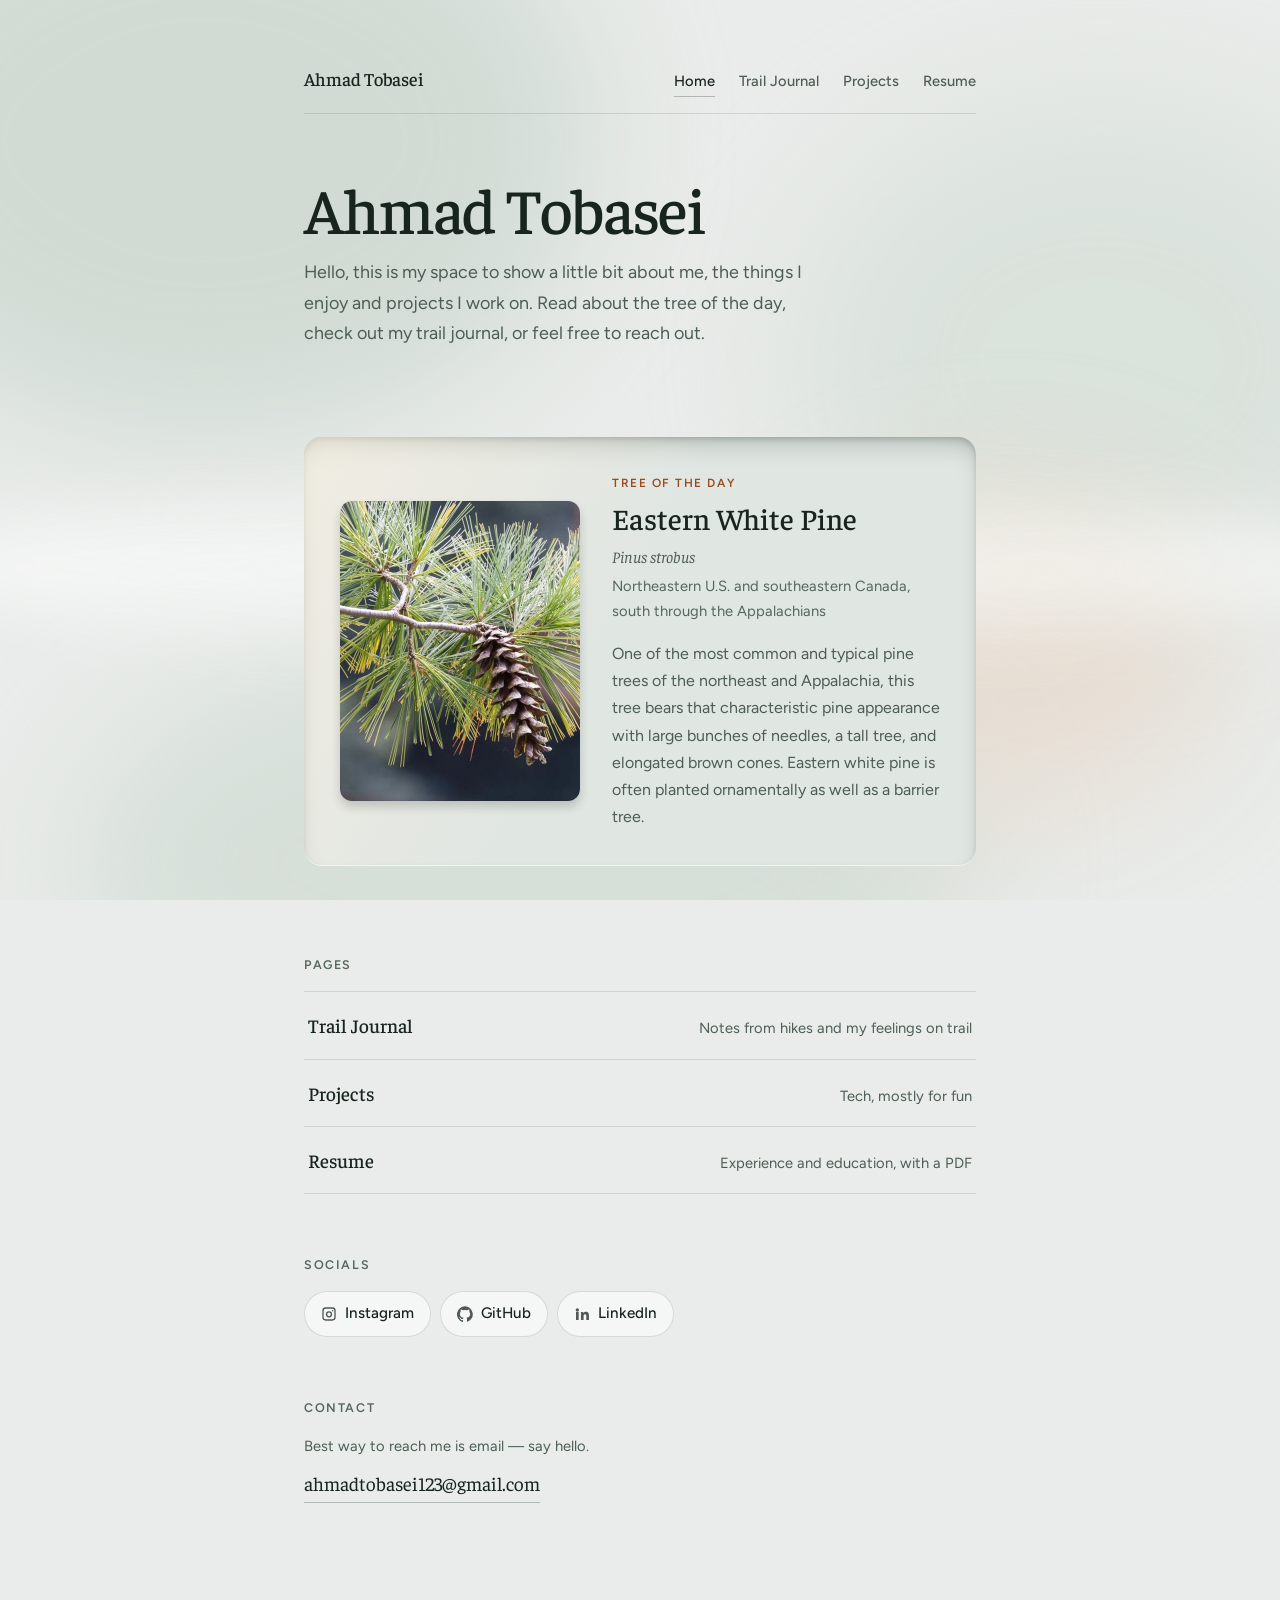
<file: index.html>
<!DOCTYPE html>
<html lang="en">
<head>
  <meta charset="UTF-8">
  <meta name="viewport" content="width=device-width, initial-scale=1.0">
  <title>Ahmad Tobasei</title>
  <meta name="description" content="Ahmad Tobasei’s personal site — a tree of the day, notes from hikes worth remembering, and side projects.">
  <link rel="canonical" href="https://atobasei.github.io/ahmad-personal-site/">
  <link rel="icon" href="favicon.svg" type="image/svg+xml">

  <!-- Link preview. The site’s main entry point is a URL pasted into a job
       application or a message, so these decide what that paste looks like.
       og:image must be an ABSOLUTE url — relative paths are ignored by most
       scrapers. Update the base url here if the site ever moves domain. -->
  <meta property="og:type" content="website">
  <meta property="og:site_name" content="Ahmad Tobasei">
  <meta property="og:title" content="Ahmad Tobasei">
  <meta property="og:description" content="Ahmad Tobasei’s personal site — a tree of the day, notes from hikes worth remembering, and side projects.">
  <meta property="og:url" content="https://atobasei.github.io/ahmad-personal-site/">
  <meta property="og:image" content="https://atobasei.github.io/ahmad-personal-site/images/og-card.jpg">
  <meta property="og:image:width" content="1200">
  <meta property="og:image:height" content="630">
  <meta name="twitter:card" content="summary_large_image">

  <link rel="preconnect" href="https://fonts.googleapis.com">
  <link rel="preconnect" href="https://fonts.gstatic.com" crossorigin>
  <link href="https://fonts.googleapis.com/css2?family=Faustina:ital,wght@0,400;0,500;0,600;1,400&family=Figtree:wght@400;500;600&display=swap" rel="stylesheet">
  <link rel="stylesheet" href="style.css">
</head>
<!-- body class drives the current-page marker in the shared nav -->
<body class="page-home">

<!-- Atmosphere: the site's ground texture. Present on every page. -->
<div class="air" aria-hidden="true">
  <span class="w1"></span><span class="w2"></span><span class="w3"></span><span class="w4"></span>
  <span class="band"></span>
</div>

<div class="page">

  <!-- ==========================================================================
       SHARED SITE HEADER — keep in sync across pages if edited.
       This exact block also appears in trails.html and projects.html. It never
       needs to differ between pages: the current page is marked by the <body>
       class (page-home / page-trails / page-projects /
       page-resume), not by editing here.
       ========================================================================== -->
  <header class="site-header">
    <a class="site-name" href="index.html">Ahmad Tobasei</a>
    <nav class="site-nav" aria-label="Main">
      <a href="index.html">Home</a>
      <a href="trails.html">Trail Journal</a>
      <a href="projects.html">Projects</a>
      <a href="resume.html">Resume</a>
    </nav>
  </header>
  <!-- ===================== end shared site header ===================== -->

  <main>

    <!-- ===== PAGE HEADING + BIO ===== -->
    <div class="page-head">
      <h1>Ahmad Tobasei</h1>
      <!-- TODO: replace with your real bio -->
      <p class="lede">Hello, this is my space to show a little bit about me, the things I
        enjoy and projects I work on. Read about the tree of the day, check out my
        trail journal, or feel free to reach out.</p>
    </div>

    <!-- ==========================================================================
         TREE OF THE DAY — the site's one recessed centrepiece.
         See "THE DEPTH RULE" at the top of style.css before changing this.

         Rendered by trees.js from the entries in trees-data.js. The species
         rotates once per calendar day at local midnight, and only entries
         with a written `description` are eligible — so nothing here is edited
         to change the tree. Add write-ups in trees-data.js instead.

         The id must stay "tree-of-the-day-module": trees.js looks it up by it.
         ========================================================================== -->
    <section class="feature" aria-labelledby="tree-of-the-day">
      <div class="well" id="tree-of-the-day-module">
        <!-- JS-rendered. While no entry has a description written yet this
             falls back to a "coming soon" state rather than vanishing, since
             the well is what gives the home page its centrepiece. -->
      </div>
    </section>

    <!-- Stand-in artwork for a tree whose image.src is still empty. Cloned
         into the image frame by trees.js; swap the drawing here to change it. -->
    <template id="tree-placeholder-art">
      <svg viewBox="0 0 120 120" aria-hidden="true">
        <g stroke="#2c4436" stroke-linecap="round" fill="none">
          <path d="M60 110 C58 80 58 44 60 14" stroke-width="2.4"/>
          <g stroke-width="1.5" opacity=".92">
            <path d="M59 96 C46 92 38 86 30 78"/><path d="M61 96 C74 92 82 86 90 78"/>
            <path d="M59 84 C47 81 40 75 33 68"/><path d="M61 84 C73 81 80 75 87 68"/>
            <path d="M59 72 C49 69 43 64 37 58"/><path d="M61 72 C71 69 77 64 83 58"/>
            <path d="M59 60 C50 58 45 53 40 48"/><path d="M61 60 C70 58 75 53 80 48"/>
            <path d="M59 48 C52 46 48 42 44 38"/><path d="M61 48 C68 46 72 42 76 38"/>
            <path d="M59 37 C54 35 51 32 48 29"/><path d="M61 37 C66 35 69 32 72 29"/>
            <path d="M59 27 C56 25 54 23 52 21"/><path d="M61 27 C64 25 66 23 68 21"/>
          </g>
        </g>
      </svg>
    </template>

    <!-- ===== PAGES ===== -->
    <section class="block">
      <h2 class="section-label">Pages</h2>
      <ul class="rows">
        <li><a href="trails.html"><span class="t">Trail Journal</span><span class="d">Notes from hikes and my feelings on trail</span></a></li>
        <li><a href="projects.html"><span class="t">Projects</span><span class="d">Tech, mostly for fun</span></a></li>
        <li><a href="resume.html"><span class="t">Resume</span><span class="d">Experience and education, with a PDF</span></a></li>
        <!-- Reading is hidden for now. When it comes back: as a span, not an
             anchor, until reading.html actually exists — a link pointing
             nowhere on a live site looks broken rather than planned. Then
             swap the span for an anchor once the page is built.
        <li><span class="row-soon"><span class="t">Reading</span><span class="d">A running list — soon</span></span></li>
        -->
      </ul>
    </section>

    <!-- ===== SOCIALS ===== -->
    <section class="block">
      <h2 class="section-label">Socials</h2>
      <ul class="socials">
        <li><a href="https://www.instagram.com/ahmadtobasei/?hl=en" target="_blank" rel="noopener"><svg viewBox="0 0 24 24" aria-hidden="true"><path d="M7 2h10a5 5 0 0 1 5 5v10a5 5 0 0 1-5 5H7a5 5 0 0 1-5-5V7a5 5 0 0 1 5-5Zm0 2a3 3 0 0 0-3 3v10a3 3 0 0 0 3 3h10a3 3 0 0 0 3-3V7a3 3 0 0 0-3-3H7Zm5 3.8a4.7 4.7 0 1 1 0 9.4 4.7 4.7 0 0 1 0-9.4Zm0 2a2.7 2.7 0 1 0 0 5.4 2.7 2.7 0 0 0 0-5.4ZM17.4 6a1.1 1.1 0 1 1 0 2.2 1.1 1.1 0 0 1 0-2.2Z"/></svg>Instagram</a></li>
        <!-- Substack hidden for now — uncomment to bring it back.
        <li><a href="https://substack.com/@ahmad288961" target="_blank" rel="noopener"><svg viewBox="0 0 24 24" aria-hidden="true"><path d="M4 3h16v3.2H4V3Zm0 5.4h16V11H4V8.4Zm0 5.4h16v7.2L12 16.4 4 21V13.8Z"/></svg>Substack</a></li>
        -->
        <li><a href="https://github.com/atobasei" target="_blank" rel="noopener"><svg viewBox="0 0 24 24" aria-hidden="true"><path d="M12 .5a12 12 0 0 0-3.79 23.39c.6.11.82-.26.82-.58v-2.17c-3.34.73-4.04-1.61-4.04-1.61-.55-1.39-1.34-1.76-1.34-1.76-1.09-.75.08-.73.08-.73 1.21.08 1.84 1.24 1.84 1.24 1.07 1.84 2.81 1.31 3.5 1 .11-.78.42-1.31.76-1.61-2.67-.3-5.47-1.33-5.47-5.93 0-1.31.47-2.38 1.24-3.22-.12-.3-.54-1.53.12-3.19 0 0 1.01-.32 3.3 1.23a11.5 11.5 0 0 1 6 0c2.29-1.55 3.3-1.23 3.3-1.23.66 1.66.24 2.89.12 3.19.77.84 1.24 1.91 1.24 3.22 0 4.61-2.81 5.63-5.49 5.92.43.37.81 1.1.81 2.22v3.29c0 .32.22.7.83.58A12 12 0 0 0 12 .5Z"/></svg>GitHub</a></li>
        <li><a href="https://www.linkedin.com/in/ahmad-tobasei-6745a3263/" target="_blank" rel="noopener"><svg viewBox="0 0 24 24" aria-hidden="true"><path d="M4.98 3.5a2.5 2.5 0 1 1 0 5 2.5 2.5 0 0 1 0-5ZM3 9h4v12H3V9Zm7 0h3.83v1.64h.05c.53-1 1.83-2.06 3.77-2.06 4.03 0 4.78 2.65 4.78 6.1V21h-4v-5.6c0-1.34-.02-3.06-1.86-3.06-1.87 0-2.16 1.46-2.16 2.96V21h-4V9Z"/></svg>LinkedIn</a></li>
      </ul>
    </section>

    <!-- ==========================================================================
         CONTACT
         A plain link, on purpose. This was briefly assembled in JS to keep the
         address out of the page source, but that only ever defeated the most
         naive scrapers, and it meant the fallback text showed whenever the
         script hadn't loaded yet — which looked broken.

         Reliability won. Anyone harvesting this page gets the address; Gmail's
         spam filtering is the actual defence, and the address is already
         public on the commits in this repo anyway.
         ========================================================================== -->
    <section class="block">
      <h2 class="section-label">Contact</h2>
      <p class="contact-line">Best way to reach me is email — say hello.</p>
      <a class="contact-email" href="mailto:ahmadtobasei123@gmail.com">ahmadtobasei123@gmail.com</a>
    </section>

  </main>
</div>

<!-- Tree data — add write-ups here to put a species into rotation -->
<script src="trees-data.js"></script>
<!-- Picks the day's tree and renders the module above -->
<script src="trees.js"></script>
<!-- General home-page script slot -->
<script src="script.js"></script>
</body>
</html>
</file>
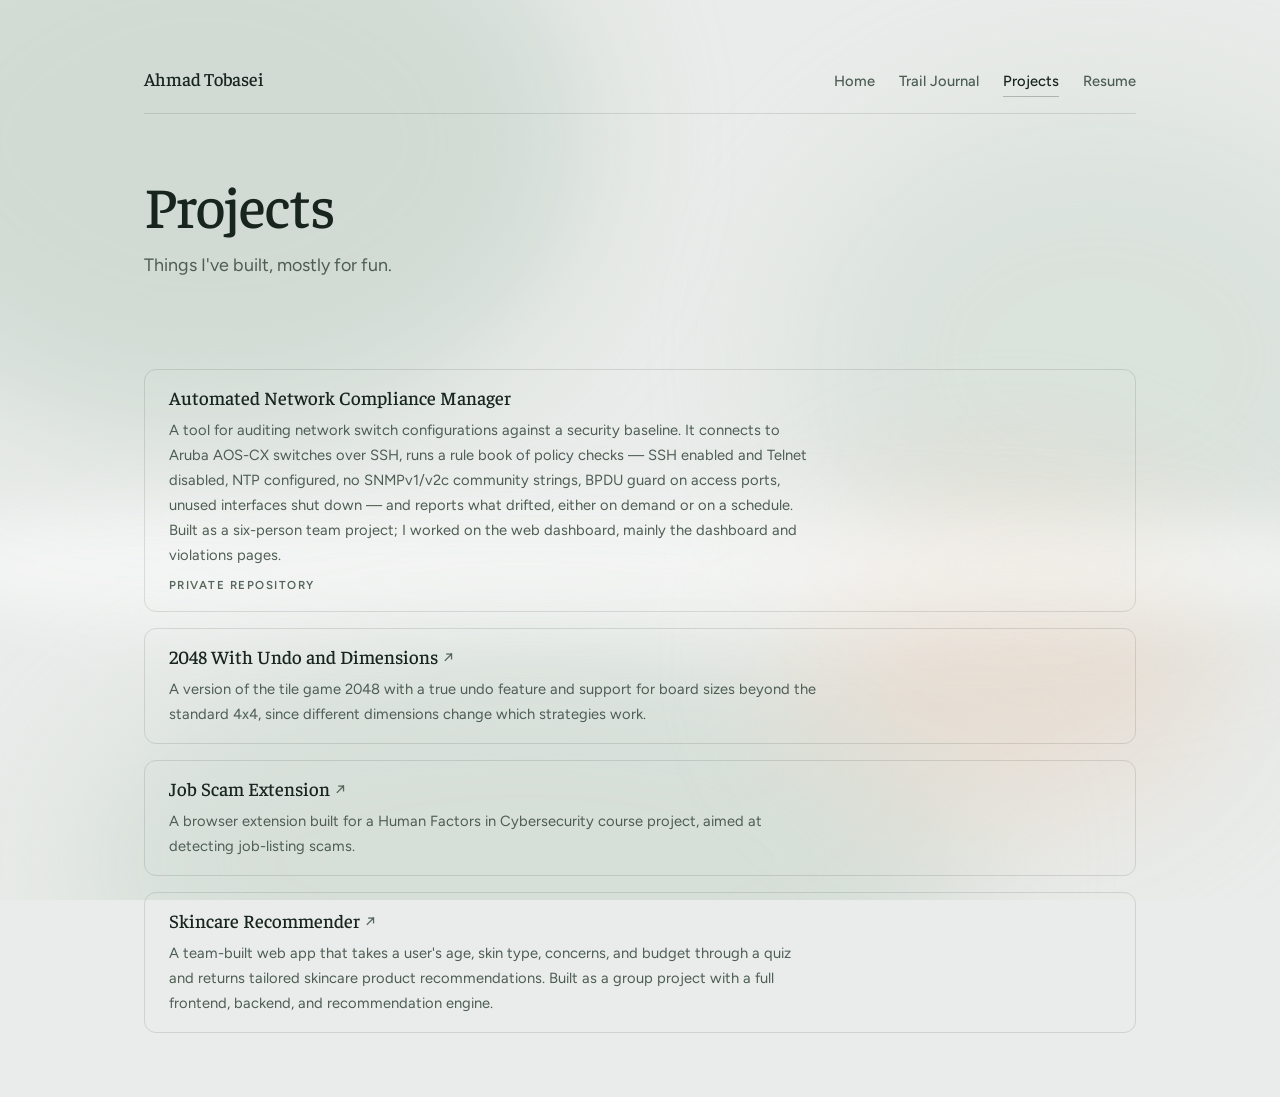
<file: projects.html>
<!DOCTYPE html>
<html lang="en">
<head>
  <meta charset="UTF-8">
  <meta name="viewport" content="width=device-width, initial-scale=1.0">
  <title>Projects — Ahmad Tobasei</title>
  <meta name="description" content="Things Ahmad Tobasei has built, mostly for fun — with links to the code.">
  <link rel="canonical" href="https://atobasei.github.io/ahmad-personal-site/projects.html">
  <link rel="icon" href="favicon.svg" type="image/svg+xml">

  <!-- Link preview. The site’s main entry point is a URL pasted into a job
       application or a message, so these decide what that paste looks like.
       og:image must be an ABSOLUTE url — relative paths are ignored by most
       scrapers. Update the base url here if the site ever moves domain. -->
  <meta property="og:type" content="website">
  <meta property="og:site_name" content="Ahmad Tobasei">
  <meta property="og:title" content="Projects — Ahmad Tobasei">
  <meta property="og:description" content="Things Ahmad Tobasei has built, mostly for fun — with links to the code.">
  <meta property="og:url" content="https://atobasei.github.io/ahmad-personal-site/projects.html">
  <meta property="og:image" content="https://atobasei.github.io/ahmad-personal-site/images/og-card.jpg">
  <meta property="og:image:width" content="1200">
  <meta property="og:image:height" content="630">
  <meta name="twitter:card" content="summary_large_image">

  <link rel="preconnect" href="https://fonts.googleapis.com">
  <link rel="preconnect" href="https://fonts.gstatic.com" crossorigin>
  <link href="https://fonts.googleapis.com/css2?family=Faustina:ital,wght@0,400;0,500;0,600;1,400&family=Figtree:wght@400;500;600&display=swap" rel="stylesheet">
  <link rel="stylesheet" href="style.css">
</head>
<!-- body class drives the current-page marker in the shared nav -->
<body class="page-projects">

<!-- Atmosphere: the site's ground texture. Present on every page. -->
<div class="air" aria-hidden="true">
  <span class="w1"></span><span class="w2"></span><span class="w3"></span><span class="w4"></span>
  <span class="band"></span>
</div>

<div class="page page--wide">

  <!-- ==========================================================================
       SHARED SITE HEADER — keep in sync across pages if edited.
       This exact block also appears in index.html and trails.html. It never
       needs to differ between pages: the current page is marked by the <body>
       class (page-home / page-trails / page-projects /
       page-resume), not by editing here.
       ========================================================================== -->
  <header class="site-header">
    <a class="site-name" href="index.html">Ahmad Tobasei</a>
    <nav class="site-nav" aria-label="Main">
      <a href="index.html">Home</a>
      <a href="trails.html">Trail Journal</a>
      <a href="projects.html">Projects</a>
      <a href="resume.html">Resume</a>
    </nav>
  </header>
  <!-- ===================== end shared site header ===================== -->

  <main>

    <!-- ===== PAGE HEADING ===== -->
    <div class="page-head">
      <h1>Projects</h1>
      <!-- TODO: replace with a real intro if you want one -->
      <p class="lede">Things I've built, mostly for fun.</p>
    </div>

    <!-- ==========================================================================
         PROJECT LIST
         Rendered by projects.js from the entries in projects-data.js — add new
         projects there, never here. The id must stay "project-list": projects.js
         looks it up by that id. One full-width row per project, each row a link
         straight to the repo. Kept deliberately flatter than the trail rows and
         far flatter than the home page's tree-of-the-day centrepiece.
         ========================================================================== -->
    <div id="project-list" class="project-list">
      <!-- JS-rendered .project-row elements go here -->
    </div>

  </main>
</div>

<!-- Project data — edit this file to add or remove projects -->
<script src="projects-data.js"></script>
<!-- Renders the rows above from that data -->
<script src="projects.js"></script>
</body>
</html>
</file>
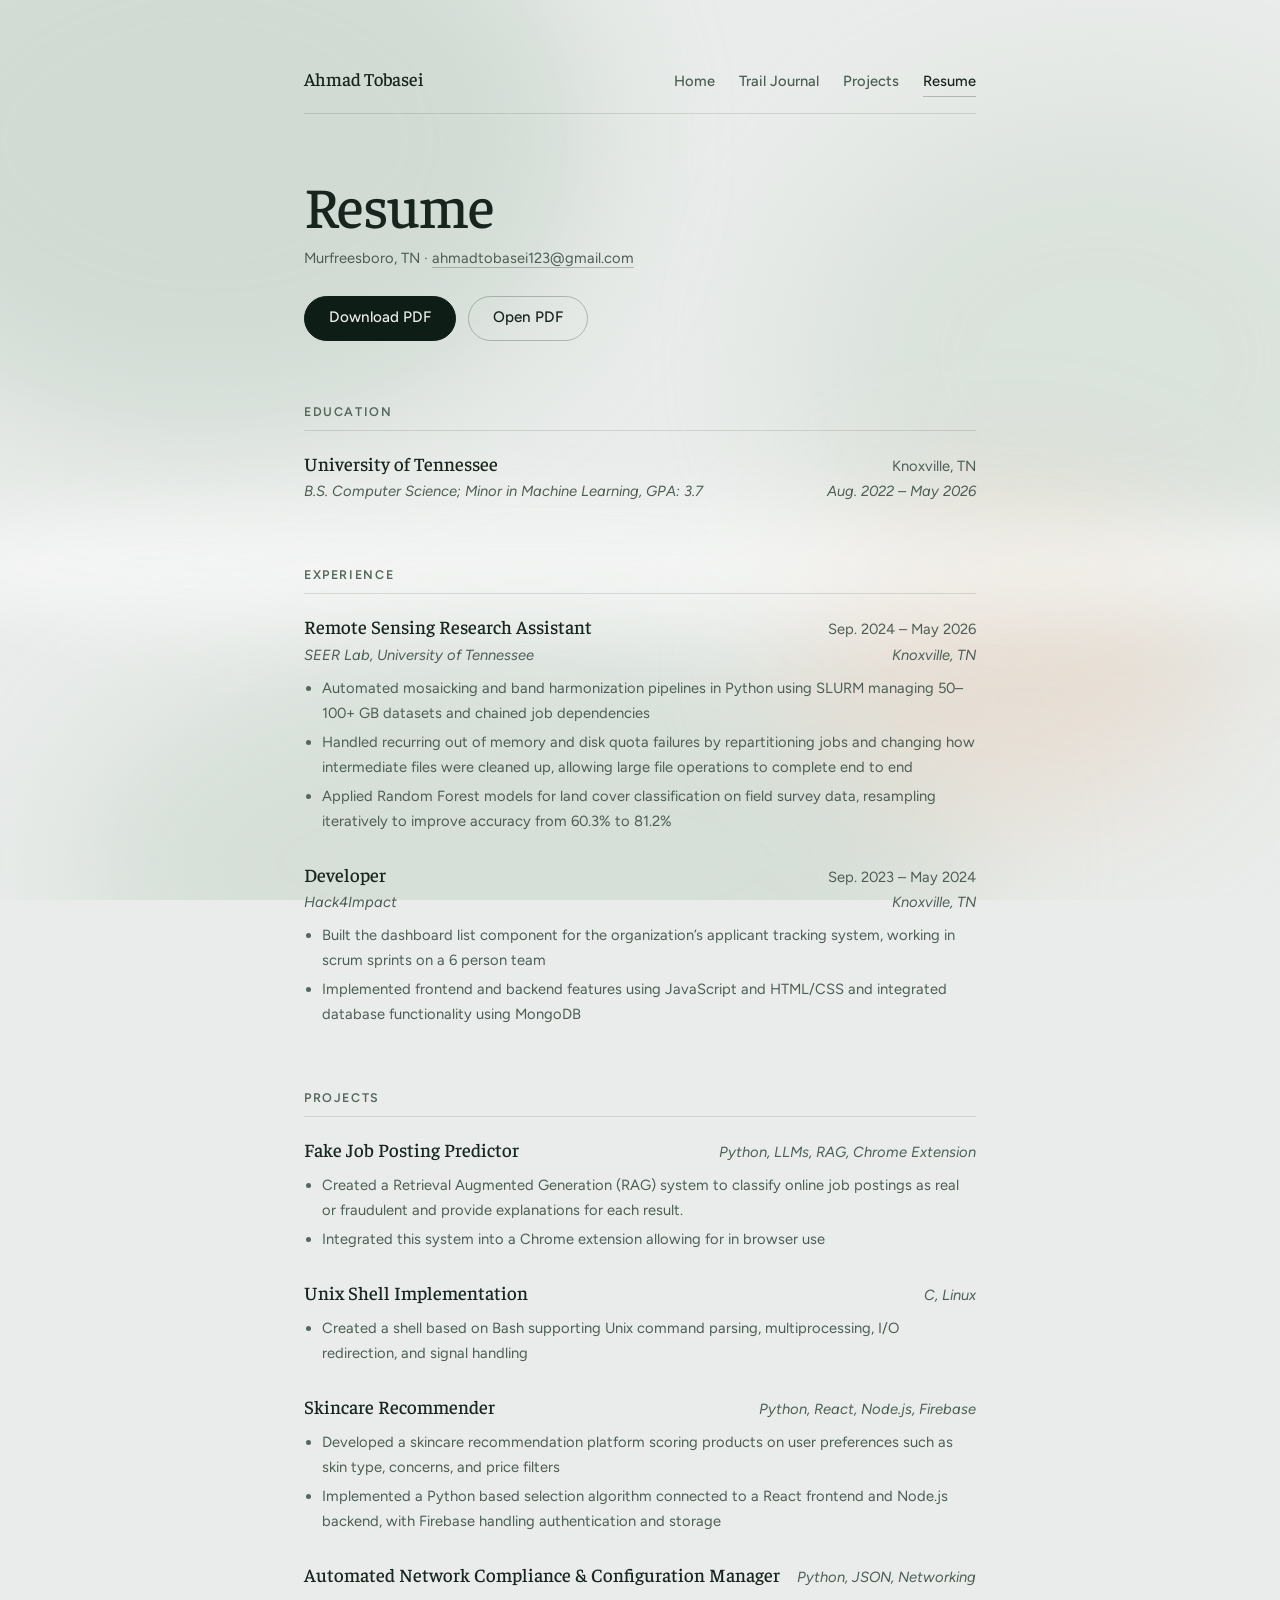
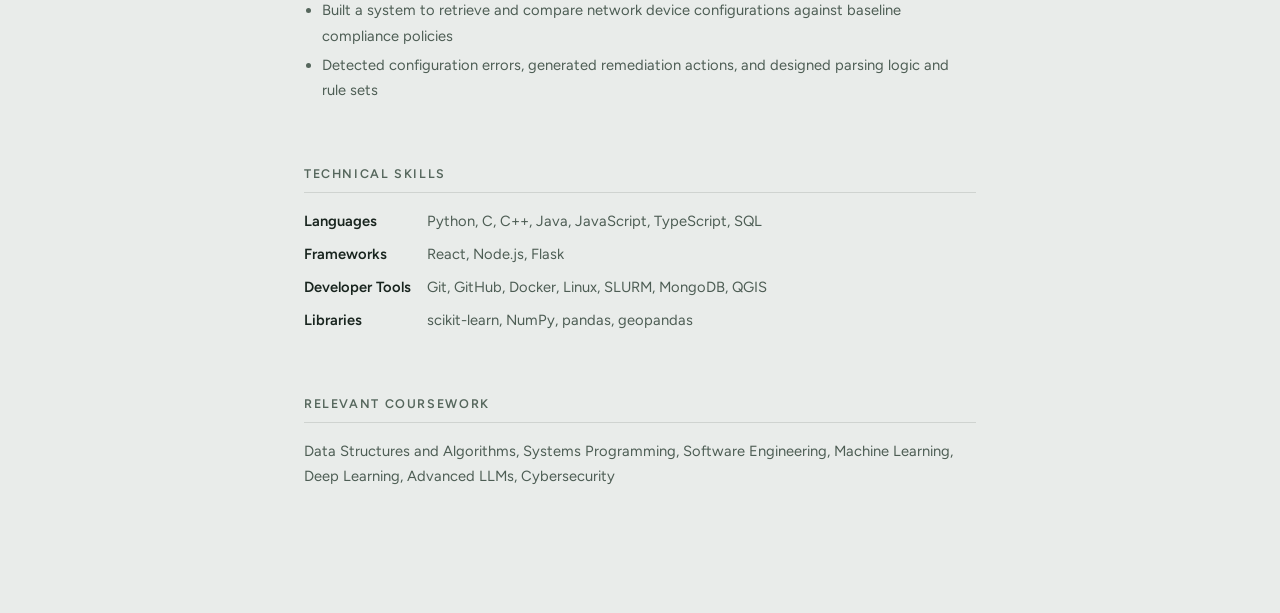
<file: resume.html>
<!DOCTYPE html>
<html lang="en">
<head>
  <meta charset="UTF-8">
  <meta name="viewport" content="width=device-width, initial-scale=1.0">
  <title>Resume — Ahmad Tobasei</title>
  <meta name="description" content="Ahmad Tobasei’s resume — computer science at the University of Tennessee, remote sensing research, and software projects. Downloadable as a PDF.">
  <link rel="canonical" href="https://atobasei.github.io/ahmad-personal-site/resume.html">
  <link rel="icon" href="favicon.svg" type="image/svg+xml">

  <!-- Link preview. The site’s main entry point is a URL pasted into a job
       application or a message, so these decide what that paste looks like.
       og:image must be an ABSOLUTE url — relative paths are ignored by most
       scrapers. Update the base url here if the site ever moves domain. -->
  <meta property="og:type" content="website">
  <meta property="og:site_name" content="Ahmad Tobasei">
  <meta property="og:title" content="Resume — Ahmad Tobasei">
  <meta property="og:description" content="Ahmad Tobasei’s resume — computer science at the University of Tennessee, remote sensing research, and software projects. Downloadable as a PDF.">
  <meta property="og:url" content="https://atobasei.github.io/ahmad-personal-site/resume.html">
  <meta property="og:image" content="https://atobasei.github.io/ahmad-personal-site/images/og-card.jpg">
  <meta property="og:image:width" content="1200">
  <meta property="og:image:height" content="630">
  <meta name="twitter:card" content="summary_large_image">

  <link rel="preconnect" href="https://fonts.googleapis.com">
  <link rel="preconnect" href="https://fonts.gstatic.com" crossorigin>
  <link href="https://fonts.googleapis.com/css2?family=Faustina:ital,wght@0,400;0,500;0,600;1,400&family=Figtree:wght@400;500;600&display=swap" rel="stylesheet">
  <link rel="stylesheet" href="style.css">
</head>
<!-- body class drives the current-page marker in the shared nav -->
<body class="page-resume">

<!-- Atmosphere: the site's ground texture. Present on every page. -->
<div class="air" aria-hidden="true">
  <span class="w1"></span><span class="w2"></span><span class="w3"></span><span class="w4"></span>
  <span class="band"></span>
</div>

<div class="page">

  <!-- ==========================================================================
       SHARED SITE HEADER — keep in sync across pages if edited.
       This exact block also appears in index.html and trails.html. It never
       needs to differ between pages: the current page is marked by the <body>
       class (page-home / page-trails / page-projects /
       page-resume), not by editing here.
       ========================================================================== -->
  <header class="site-header">
    <a class="site-name" href="index.html">Ahmad Tobasei</a>
    <nav class="site-nav" aria-label="Main">
      <a href="index.html">Home</a>
      <a href="trails.html">Trail Journal</a>
      <a href="projects.html">Projects</a>
      <a href="resume.html">Resume</a>
    </nav>
  </header>
  <!-- ===================== end shared site header ===================== -->

  <main>

    <!-- ===== PAGE HEADING + PDF =====
         The PDF is the phone-free copy — see the note in resume-data.js.
         `download` only takes effect on the same origin; over file:// some
         browsers open it instead, which is fine. -->
    <div class="page-head resume-head">
      <h1>Resume</h1>
      <p class="resume-contact">Murfreesboro, TN · <a href="mailto:ahmadtobasei123@gmail.com">ahmadtobasei123@gmail.com</a></p>
      <div class="resume-actions">
        <a class="resume-button resume-button--primary" href="files/Ahmad_Tobasei_Resume.pdf" download="Ahmad_Tobasei_Resume.pdf">Download PDF</a>
        <a class="resume-button" href="files/Ahmad_Tobasei_Resume.pdf" target="_blank" rel="noopener">Open PDF</a>
      </div>
    </div>

    <!-- ==========================================================================
         RESUME CONTENT
         Rendered by resume.js from resume-data.js — edit the text there, never
         here. The id must stay "resume": resume.js looks it up by that id.
         ========================================================================== -->
    <div id="resume" class="resume">
      <!-- JS-rendered .resume-section elements go here -->
    </div>

  </main>
</div>

<!-- Resume text — edit this file when the resume changes (and the PDF) -->
<script src="resume-data.js"></script>
<!-- Renders the sections above from that data -->
<script src="resume.js"></script>
</body>
</html>
</file>
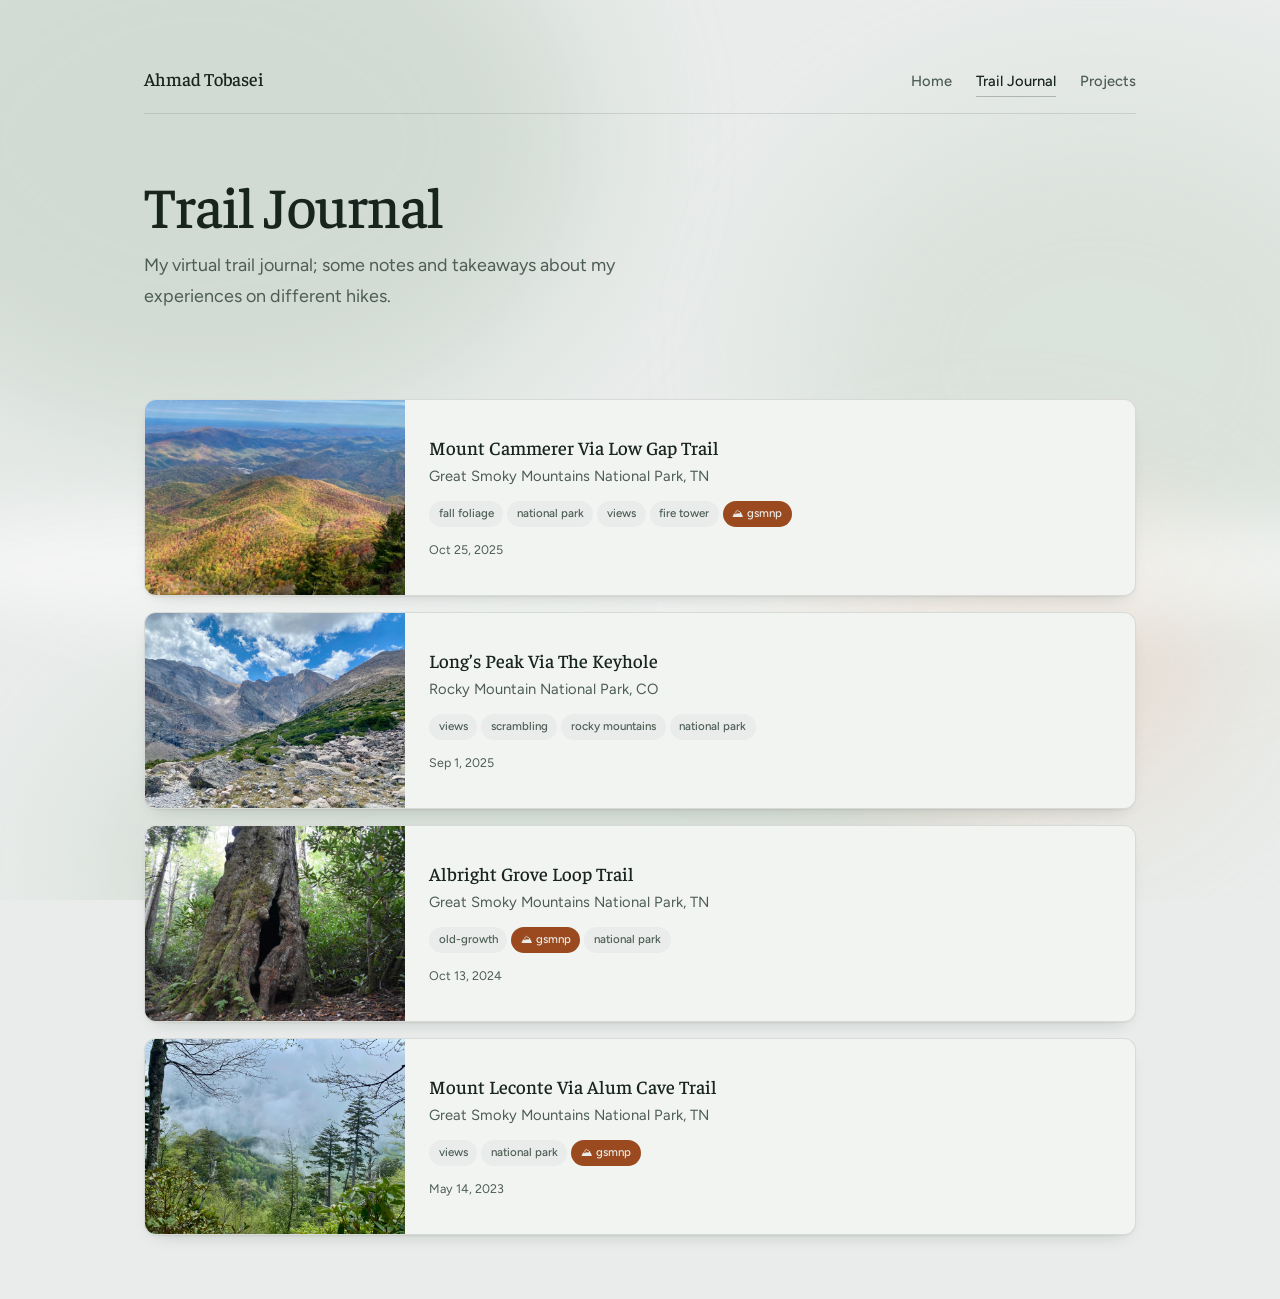
<file: trails.html>
<!DOCTYPE html>
<html lang="en">
<head>
  <meta charset="UTF-8">
  <meta name="viewport" content="width=device-width, initial-scale=1.0">
  <title>Trail Journal — Ahmad Tobasei</title>
  <meta name="description" content="Notes from hikes worth remembering — what the trail felt like, not what it measured.">
  <link rel="canonical" href="https://atobasei.github.io/ahmad-personal-site/trails.html">
  <link rel="icon" href="favicon.svg" type="image/svg+xml">

  <!-- Link preview. The site’s main entry point is a URL pasted into a job
       application or a message, so these decide what that paste looks like.
       og:image must be an ABSOLUTE url — relative paths are ignored by most
       scrapers. Update the base url here if the site ever moves domain. -->
  <meta property="og:type" content="website">
  <meta property="og:site_name" content="Ahmad Tobasei">
  <meta property="og:title" content="Trail Journal — Ahmad Tobasei">
  <meta property="og:description" content="Notes from hikes worth remembering — what the trail felt like, not what it measured.">
  <meta property="og:url" content="https://atobasei.github.io/ahmad-personal-site/trails.html">
  <meta property="og:image" content="https://atobasei.github.io/ahmad-personal-site/images/og-card.jpg">
  <meta property="og:image:width" content="1200">
  <meta property="og:image:height" content="630">
  <meta name="twitter:card" content="summary_large_image">

  <link rel="preconnect" href="https://fonts.googleapis.com">
  <link rel="preconnect" href="https://fonts.gstatic.com" crossorigin>
  <link href="https://fonts.googleapis.com/css2?family=Faustina:ital,wght@0,400;0,500;0,600;1,400&family=Figtree:wght@400;500;600&display=swap" rel="stylesheet">
  <link rel="stylesheet" href="style.css">
</head>
<!-- body class drives the current-page marker in the shared nav -->
<body class="page-trails">

<!-- Atmosphere: the site's ground texture. Present on every page. -->
<div class="air" aria-hidden="true">
  <span class="w1"></span><span class="w2"></span><span class="w3"></span><span class="w4"></span>
  <span class="band"></span>
</div>

<div class="page page--wide">

  <!-- ==========================================================================
       SHARED SITE HEADER — keep in sync across pages if edited.
       This exact block also appears in index.html and projects.html. It never
       needs to differ between pages: the current page is marked by the <body>
       class (page-home / page-trails / page-projects), not by editing here.
       ========================================================================== -->
  <header class="site-header">
    <a class="site-name" href="index.html">Ahmad Tobasei</a>
    <nav class="site-nav" aria-label="Main">
      <a href="index.html">Home</a>
      <a href="trails.html">Trail Journal</a>
      <a href="projects.html">Projects</a>
    </nav>
  </header>
  <!-- ===================== end shared site header ===================== -->

  <main>

    <!-- ===== PAGE HEADING ===== -->
    <div class="page-head">
      <h1>Trail Journal</h1>
      <!-- TODO: replace with a real intro if you want one -->
      <p class="lede">My virtual trail journal; some notes and takeaways about my experiences on different hikes.</p>
    </div>

    <!-- ==========================================================================
         TRAIL LIST
         Rendered by trails.js from the entries in trails-data.js — add new hikes
         there, never here. The id must stay "trail-grid": trails.js looks it up
         by that id (kept as-is so no existing script breaks, even though the
         layout is now a single-column list of rows rather than a grid). Row
         markup and class names come from trails.js too.
         ========================================================================== -->
    <div id="trail-grid" class="trail-list">
      <!-- JS-rendered .trail-row elements go here -->
    </div>

  </main>
</div>

<!-- Trail data — edit this file to add or remove hikes -->
<script src="trails-data.js"></script>
<!-- Renders the rows above from that data -->
<script src="trails.js"></script>
</body>
</html>
</file>
<file: style.css>
/* ==========================================================================
   AHMAD TOBASEI — SITE STYLESHEET
   One shared stylesheet for every page (index, trails, projects). Plain CSS,
   no build step; the tokens in :root are the single source of truth.

   Contents
     1.  Design tokens (:root)
     2.  Reset + base
     3.  Atmosphere — the drifting washes behind every page
     4.  Shared site header / nav
     5.  Page shell + typography
     6.  THE WELL — the recessed centrepiece + tree-of-the-day module
     7.  Link rows (home page "Pages" list)
     7b. Contact (home page email)
     8.  Social pills
     9.  Row lists — trail rows + project rows
     10. Trail review — a single hike's page
     10b. Resume
     11. Tags
     12. Responsive
   ==========================================================================

   ── THE DEPTH RULE ────────────────────────────────────────────────────────
   Every page gets at most ONE dimensional element: its featured centrepiece.
   That element is RECESSED, not raised — carved into the page rather than
   floating above it. The inversion is the whole signature. Everything else
   on the site stays flat or barely lifted so the recess keeps its meaning.

   How the recess is built (see section 6, `.well`):

     1. The fill is DARKER than the page ground (--color-sunk on --color-bg).
        A hole is darker than the surface it was cut into. This alone does
        about a third of the work.
     2. An inset shadow on the TOP edge only, doubled — one tight (2px blur)
        and one wide and lifted (28px blur, -14px spread). That is the near
        lip of the cavity casting down into it.
     3. A single 1px light line along the BOTTOM inside edge
        (inset 0 -1px 0 rgba(255,255,255,.85)) — the far wall catching the
        light. This line is load-bearing: delete it and the recess flattens
        into a plain grey box instantly. Do not "clean it up".
     4. A warm diagonal gradient laid over the cavity at 118deg, so it reads
        as lit from one side rather than evenly filled.
     5. Contents sit at z-index 1 above that gradient and carry their own
        small real drop-shadow, so they read as objects sitting IN the well
        rather than as artwork printed on its floor.

   To reuse this on another page: wrap the centrepiece in `.well`. Then obey
   two rules — never give `.well` a raised box-shadow, and never give any
   other element on the same page an inset shadow. The effect only reads as
   special while it is the only one on the page.
   ========================================================================== */


/* ==========================================================================
   1. DESIGN TOKENS — change the site here, not in the rules below
   ========================================================================== */
:root{

  /* ---- Colour ------------------------------------------------------------
     The three greys are a deliberate ladder and their ORDER is what makes
     depth read: sunk is darker than bg, surface is lighter than bg.
       --color-sunk     recessed  (the well floor)
       --color-bg       ground    (the page itself)
       --color-surface  raised    (trail rows)
     Swapping any two of these breaks the depth rule above.                 */
  --color-bg:#e9ecea;          /* cool mist — the page ground */
  --color-sunk:#e0e6e2;        /* recessed: darker than the ground */
  --color-surface:#f2f4f2;     /* raised: lighter than the ground */

  --color-ink:#18241e;         /* primary text */
  --color-ink-muted:#4d5d54;   /* secondary text, descriptions */
  --color-label:#55665c;       /* small uppercase section labels */
  --color-accent:#9a4a1e;      /* warm accent — dark enough to set type in */
  --color-deep:#0f1d17;        /* near-black, for inverted chips */

  --color-line:rgba(24,36,30,.12);         /* hairlines, row borders */
  --color-line-strong:rgba(24,36,30,.26);  /* hover borders */

  /* ---- Typography -------------------------------------------------------
     Display serif for names and titles, humanist sans for everything else. */
  --font-display:'Faustina',Georgia,'Times New Roman',serif;
  --font-body:'Figtree',system-ui,-apple-system,'Segoe UI',sans-serif;

  --text-label:.78rem;                       /* section labels */
  --text-sm:.92rem;                          /* meta, descriptions */
  --text-base:1rem;
  --text-lede:clamp(1.02rem,1.5vw,1.12rem);  /* bio / page intro */
  --text-row:1.2rem;                         /* link-row titles */
  --text-card:1.18rem;                       /* trail + project row titles */
  --text-h2:clamp(1.45rem,3.4vw,1.85rem);    /* centrepiece title */
  --text-h1:clamp(2.4rem,6.4vw,3.6rem);      /* page heading */
  --text-h1-home:clamp(2.6rem,7vw,4rem);     /* home page name, one step up */

  --tracking-label:.13em;
  --leading-body:1.7;
  --leading-tight:1.15;

  /* ---- Spacing (4px base) ---------------------------------------------- */
  --space-1:.25rem;
  --space-2:.5rem;
  --space-3:.75rem;
  --space-4:1rem;
  --space-5:1.5rem;
  --space-6:2rem;
  --space-7:3rem;
  --space-8:4rem;
  --space-section:clamp(2.75rem,7vw,3.75rem);  /* between page sections */
  --space-feature:clamp(3.5rem,9vw,5.5rem);    /* around the centrepiece */

  /* ---- Radius ----------------------------------------------------------- */
  --radius-sm:8px;
  --radius-md:12px;
  --radius-lg:18px;    /* the well */
  --radius-pill:100px;

  /* ---- Depth ------------------------------------------------------------
     --shadow-sunk is the signature and belongs to `.well` only.
     Trail rows use --shadow-card, which is deliberately much weaker.       */
  --shadow-sunk:
    inset 0 2px 5px rgba(15,29,23,.16),
    inset 0 14px 28px -14px rgba(15,29,23,.34),
    inset 0 -1px 0 rgba(255,255,255,.85);
  --shadow-card:
    0 1px 2px rgba(15,29,23,.05),
    0 8px 18px -12px rgba(15,29,23,.28);
  --shadow-card-hover:
    0 2px 4px rgba(15,29,23,.06),
    0 14px 26px -14px rgba(15,29,23,.36);
  --shadow-object:0 6px 10px rgba(15,29,23,.18);  /* objects inside the well */

  /* ---- Layout ----------------------------------------------------------- */
  --measure:720px;      /* reading column (home) */
  --measure-wide:1040px;/* list pages (trails, projects) */
  --ease:.18s ease;
}


/* ==========================================================================
   2. RESET + BASE
   ========================================================================== */
*{margin:0;padding:0;box-sizing:border-box}

body{
  background:var(--color-bg);
  color:var(--color-ink);
  font-family:var(--font-body);
  font-size:17px;
  line-height:var(--leading-body);
  -webkit-font-smoothing:antialiased;
  position:relative;
}

img{max-width:100%;display:block}

:focus-visible{outline:2px solid var(--color-accent);outline-offset:3px}


/* ==========================================================================
   3. ATMOSPHERE
   Soft washes fixed behind every page. This is the site's ground texture —
   it is what carries the outdoors mood without any literal illustration.
   ========================================================================== */
.air{position:fixed;inset:0;z-index:0;pointer-events:none;overflow:hidden}
.air span{position:absolute;border-radius:50%;filter:blur(70px);opacity:.5}
.air .w1{width:60vw;height:46vw;left:-14vw;top:-12vw;background:#b9cabd}
.air .w2{width:48vw;height:40vw;right:-10vw;top:8vw;background:#cdd9cf}
.air .w3{width:70vw;height:34vw;left:6vw;bottom:-14vw;background:#c3d2c6}
.air .w4{width:34vw;height:26vw;right:4vw;bottom:6vw;background:#e6d3c2;opacity:.55}
/* one low band of standing fog */
.air .band{
  position:absolute;left:-5%;right:-5%;top:52%;height:22vh;
  background:linear-gradient(transparent,rgba(255,255,255,.75),transparent);
  filter:blur(28px);opacity:.8;
}


/* ==========================================================================
   4. SHARED SITE HEADER / NAV
   The markup for this block is identical on every page — see the comment
   above it in each HTML file. The current page is marked by the <body>
   class (page-home / page-trails / page-projects) so the block itself never
   has to differ between pages.
   ========================================================================== */
.site-header{
  display:flex;align-items:baseline;justify-content:space-between;
  gap:var(--space-4) var(--space-5);flex-wrap:wrap;
  padding-bottom:var(--space-4);
  border-bottom:1px solid var(--color-line);
  margin-bottom:var(--space-section);
}
/* Size and weight come from the wordmark in concepts/concept-01-well.html:
   a touch larger than the body scale, and lighter rather than bolder, so the
   bar reads calm instead of heavy. Don't "tidy" these back down. */
.site-name{
  font-family:var(--font-display);
  font-size:1.15rem;font-weight:500;letter-spacing:-.005em;
  color:var(--color-ink);text-decoration:none;
}
.site-name:hover,.site-name:focus-visible{color:var(--color-accent)}

.site-nav{display:flex;flex-wrap:wrap;gap:var(--space-5)}
.site-nav a{
  font-size:var(--text-sm);font-weight:500;
  color:var(--color-ink-muted);text-decoration:none;
  padding-bottom:2px;border-bottom:1px solid transparent;
  transition:color var(--ease),border-color var(--ease);
}
.site-nav a:hover,.site-nav a:focus-visible{
  color:var(--color-accent);border-bottom-color:var(--color-accent);
}
/* current page — driven by the body class, not by editing the header block */
body.page-home     .site-nav a[href="index.html"],
body.page-trails   .site-nav a[href="trails.html"],
body.page-projects .site-nav a[href="projects.html"],
body.page-resume   .site-nav a[href="resume.html"]{
  color:var(--color-ink);border-bottom-color:var(--color-line-strong);
}


/* ==========================================================================
   5. PAGE SHELL + TYPOGRAPHY
   ========================================================================== */
.page{
  position:relative;z-index:1;
  max-width:var(--measure);margin:0 auto;
  padding:clamp(2.5rem,7vh,4.5rem) var(--space-5) var(--space-8);
}
.page--wide{max-width:var(--measure-wide)}

.page-head{margin-bottom:var(--space-feature)}
.page-head h1{
  font-family:var(--font-display);font-weight:500;
  font-size:var(--text-h1);line-height:1.05;letter-spacing:-.018em;
}
body.page-home .page-head h1{font-size:var(--text-h1-home)}

/* bio on the home page, one-line intro on subpages */
.lede{
  margin-top:var(--space-4);max-width:46ch;
  color:var(--color-ink-muted);font-size:var(--text-lede);
}

/* small uppercase section labels — plain words, quietly set */
.section-label{
  font-family:var(--font-body);
  font-size:var(--text-label);font-weight:600;
  letter-spacing:var(--tracking-label);text-transform:uppercase;
  color:var(--color-label);margin:0 0 var(--space-4);
}

.block{margin-bottom:var(--space-section)}


/* ==========================================================================
   6. THE WELL — recessed centrepiece
   Read THE DEPTH RULE at the top of this file before changing anything here.
   ========================================================================== */
.feature{margin:var(--space-feature) 0}

.well{
  position:relative;
  background:var(--color-sunk);          /* 1. darker than the ground */
  border-radius:var(--radius-lg);
  padding:clamp(1.5rem,4vw,2.25rem);
  box-shadow:var(--shadow-sunk);         /* 2 + 3. lip shadow + lit far wall */
  display:flex;align-items:center;flex-wrap:wrap;
  gap:clamp(1.25rem,3vw,2rem);
}
/* 4. the cavity reads as lit from one side */
.well::after{
  content:"";position:absolute;inset:0;border-radius:var(--radius-lg);
  pointer-events:none;
  background:linear-gradient(118deg,rgba(255,242,226,.55) 0%,transparent 46%);
}
/* 5. contents sit above the gradient and cast their own shadow */
.well-copy{flex:1 1 280px;min-width:0;position:relative;z-index:1}

/* ---- The image frame — the raised object inside the recess ---------------
   This is the second layer of the module: the well is carved INTO the page,
   and the photo frame sits UP out of the well's floor. That contrast is the
   whole depth effect, and it is why this frame gets a real cast shadow while
   the flatter trail/project rows elsewhere get almost none. Do not give this
   an inset shadow — per THE DEPTH RULE, the well must stay the only recess. */
.tree-figure{
  position:relative;z-index:1;
  /* ~40% of the well. Big enough to carry a photograph, but NOT full width:
     the floor has to stay visible around it or the photo stops reading as an
     object sitting in the recess and starts reading as the recess's surface,
     which throws away the effect the whole module is built on. */
  flex:0 0 clamp(180px,40%,280px);
  border-radius:var(--radius-md);
  overflow:hidden;
  background:linear-gradient(140deg,#dfe6e1,#eaeeea);
  box-shadow:var(--shadow-object);
}
/* portrait 4:5 — trees are tall. Sets the frame's height from its width, so
   the frame keeps its proportions no matter how long the write-up runs. */
.tree-figure::before{content:"";display:block;padding-top:125%}
.tree-figure img{
  position:absolute;inset:0;
  width:100%;height:100%;object-fit:cover;
}

/* Drawn stand-in shown until an entry has a real photo. Deliberately not a
   grey box: it keeps the same frame, shadow and proportions a photo will get,
   so the module looks finished rather than broken while photos are missing. */
.tree-figure__placeholder{
  position:absolute;inset:0;
  display:grid;place-content:center;
}
.tree-figure__placeholder svg{
  width:64%;max-width:130px;height:auto;
  opacity:.5;
}

/* Photo credit — small, over the bottom of the image, never competing with
   the copy. Only rendered when there is both a photo and a credit string. */
.tree-figure__credit{
  position:absolute;left:0;right:0;bottom:0;
  padding:1.25rem .65rem .5rem;
  font-size:.66rem;line-height:1.35;
  color:rgba(255,255,255,.94);
  background:linear-gradient(transparent,rgba(15,29,23,.78));
}

.feature-label{
  font-size:.74rem;font-weight:600;
  letter-spacing:var(--tracking-label);text-transform:uppercase;
  color:var(--color-accent);margin-bottom:var(--space-2);
}
.feature-name{
  font-family:var(--font-display);font-weight:500;
  font-size:var(--text-h2);line-height:var(--leading-tight);
  margin:0 0 var(--space-2);
}
.feature-note{color:var(--color-ink-muted);font-size:var(--text-base);max-width:46ch}
.feature-note + .feature-note{margin-top:var(--space-3)}  /* multi-paragraph write-ups */

/* scientific name — italic, secondary, sits directly under the common name */
.tree-sci{
  font-family:var(--font-display);font-style:italic;
  font-size:var(--text-base);color:var(--color-ink-muted);
  margin:0;
}

/* where it grows — quieter than the scientific name, and the last line of the
   naming block before the write-up starts */
.tree-range{
  margin:var(--space-1) 0 var(--space-4);
  font-size:var(--text-sm);color:var(--color-label);
}


/* ==========================================================================
   7. LINK ROWS — the home page "Pages" list
   ========================================================================== */
.rows{list-style:none}
.rows a{
  display:flex;align-items:baseline;justify-content:space-between;
  gap:var(--space-5);
  padding:1.05rem var(--space-1);
  text-decoration:none;color:var(--color-ink);
  border-bottom:1px solid var(--color-line);
  transition:border-color var(--ease);
}
.rows li:first-child a{border-top:1px solid var(--color-line)}
/* the hover nudge rides on transform, not padding — padding would relayout
   the row on every frame */
.rows .t{
  font-family:var(--font-display);font-size:var(--text-row);font-weight:500;
  transition:transform var(--ease),color var(--ease);
}
.rows .d{color:var(--color-ink-muted);font-size:var(--text-sm);text-align:right}
/* A row for a page that doesn't exist yet — same shape as a link row, but
   inert and dimmed, so it reads as planned rather than broken. */
.rows .row-soon{
  display:flex;align-items:baseline;justify-content:space-between;
  gap:var(--space-5);
  padding:1.05rem var(--space-1);
  color:var(--color-ink);
  border-bottom:1px solid var(--color-line);
  opacity:.55;cursor:default;
}
.rows a:hover,.rows a:focus-visible{border-bottom-color:var(--color-accent)}
.rows a:hover .t,.rows a:focus-visible .t{
  color:var(--color-accent);transform:translateX(.5rem);
}


/* ==========================================================================
   7b. CONTACT
   The address itself is assembled by script.js — see the comment above the
   contact block in index.html before changing the markup.
   ========================================================================== */
.contact-line{
  color:var(--color-ink-muted);font-size:var(--text-sm);
  margin-bottom:var(--space-2);
}
.contact-email{
  display:inline-block;
  font-family:var(--font-display);font-size:var(--text-row);
  color:var(--color-ink);text-decoration:none;
  padding-bottom:2px;
  border-bottom:1px solid var(--color-line-strong);
  transition:color var(--ease),border-color var(--ease);
  /* long addresses shouldn't blow out the layout on a narrow screen */
  max-width:100%;overflow-wrap:anywhere;
}
.contact-email:hover,.contact-email:focus-visible{
  color:var(--color-accent);border-bottom-color:var(--color-accent);
}


/* ==========================================================================
   8. SOCIAL PILLS
   ========================================================================== */
.socials{list-style:none;display:flex;flex-wrap:wrap;gap:.55rem}
.socials a{
  display:inline-flex;align-items:center;gap:var(--space-2);
  padding:.55rem var(--space-4);border-radius:var(--radius-pill);
  background:rgba(255,255,255,.55);
  border:1px solid rgba(24,36,30,.14);
  color:var(--color-ink);text-decoration:none;
  font-size:.95rem;font-weight:500;
  transition:background var(--ease),border-color var(--ease),color var(--ease);
}
.socials svg{width:1rem;height:1rem;fill:currentColor;opacity:.75}
.socials a:hover,.socials a:focus-visible{
  background:var(--color-deep);border-color:var(--color-deep);color:var(--color-bg);
}
.socials a:hover svg,.socials a:focus-visible svg{opacity:1}


/* ==========================================================================
   9. ROW LISTS — trail rows and project rows
   Both pages list one full-width horizontal row per entry, stacked
   vertically; neither is a card grid. Both stay deliberately flatter than
   `.well` so nothing competes with the centrepiece — trail rows get a
   hairline, a weak shadow and a 2px hover lift; project rows are flatter
   still (hairline + a background shift on hover, no resting shadow).
   NOTE: .trail-row / .trail-row-* class names are produced by trails.js and
   .project-row / .project-row-* by projects.js — do not rename them here
   without updating those files.
   ========================================================================== */
.trail-list,
.project-list{display:flex;flex-direction:column;gap:var(--space-4)}


/* ---- Trail rows: image on one side, the hike's info stacked beside it ---- */
.trail-row{
  display:flex;align-items:stretch;
  background:var(--color-surface);
  border:1px solid var(--color-line);
  border-radius:var(--radius-md);
  overflow:hidden;
  text-decoration:none;color:inherit;
  box-shadow:var(--shadow-card);
  transition:transform var(--ease),box-shadow var(--ease),border-color var(--ease);
}
.trail-row:hover,.trail-row:focus-visible{
  transform:translateY(-2px);
  box-shadow:var(--shadow-card-hover);
  border-color:var(--color-line-strong);
}

/* Fixed width, so every thumbnail lines up down the page. The ::before sets
   a 4:3 floor on the height; if the info column runs taller than that, the
   image stretches to match rather than leaving a gap beside it. Either way
   object-fit:cover keeps the crop consistent. */
.trail-row-image{
  position:relative;
  flex:0 0 clamp(140px,24vw,260px);
  align-self:stretch;overflow:hidden;
  background:var(--color-sunk);
}
.trail-row-image::before{content:"";display:block;padding-top:75%}
.trail-row-image img{
  position:absolute;inset:0;
  width:100%;height:100%;object-fit:cover;
}

.trail-row-body{
  flex:1 1 auto;min-width:0;
  display:flex;flex-direction:column;justify-content:center;
  gap:var(--space-1);
  padding:var(--space-4) clamp(1rem,2.5vw,1.5rem);
}
.trail-row-name{
  font-family:var(--font-display);font-weight:500;
  font-size:var(--text-card);line-height:1.25;
  letter-spacing:normal;text-transform:none;color:var(--color-ink);
  margin:0;
}
.trail-row-location{color:var(--color-ink-muted);font-size:var(--text-sm)}
.trail-row-date{
  margin-top:var(--space-2);
  color:var(--color-ink-muted);font-size:.78rem;
}


/* ---- Project rows: title over description, whole row links to the repo ----
   Flatter than the trail rows on purpose — a secondary page's list, not a
   showcase. No resting shadow; hover is a background shift and a 1px lift. */
.project-row{
  display:block;
  padding:var(--space-4) clamp(1rem,2.5vw,1.5rem);
  border:1px solid var(--color-line);
  border-radius:var(--radius-md);
  background:transparent;
  text-decoration:none;color:inherit;
  transition:background var(--ease),border-color var(--ease),transform var(--ease);
}
.project-row:hover,.project-row:focus-visible{
  background:var(--color-surface);
  border-color:var(--color-line-strong);
  transform:translateY(-1px);
}
.project-row-title{
  font-family:var(--font-display);font-weight:500;
  font-size:var(--text-card);line-height:1.25;
  letter-spacing:normal;text-transform:none;color:var(--color-ink);
  margin:0;
}
/* Every project row opens GitHub in a new tab, so each one is marked. Done
   in CSS rather than markup so projects.js stays content-only. */
.project-row-title::after{
  content:"\2197";
  font-family:var(--font-body);font-size:.8em;
  margin-left:.35em;color:var(--color-label);
  transition:color var(--ease);
}
.project-row:hover .project-row-title::after,
.project-row:focus-visible .project-row-title::after{color:var(--color-accent)}

.project-row-desc{
  margin-top:var(--space-2);max-width:72ch;
  color:var(--color-ink-muted);font-size:var(--text-sm);
}

/* A project whose repo a visitor can't open (private). Same shape, but inert:
   no hover, no arrow, and a quiet note saying why there's nothing to click. */
.project-row--nolink{cursor:default}
.project-row--nolink:hover{
  background:transparent;border-color:var(--color-line);transform:none;
}
.project-row--nolink .project-row-title::after{content:none}
.project-row-note{
  margin-top:var(--space-2);
  font-size:.72rem;font-weight:600;
  letter-spacing:var(--tracking-label);text-transform:uppercase;
  color:var(--color-label);
}


/* ==========================================================================
   10. TRAIL REVIEW — a single hike's page (trail-review.html)
   Markup comes from trail-review.js.

   DELIBERATELY FLAT — no well, no raised panels, no shadows on the photos.
   These pages are a journal, not a trail guide: the writing is the point, and
   the photographs carry the visual weight. THE DEPTH RULE allows at most one
   dimensional element per page; this page uses none, on purpose. Resist
   adding a recessed stats panel — it would make the numbers the centrepiece
   of a page whose whole purpose is the opposite.
   ========================================================================== */

/* back to the index, above the hike */
.back-link{
  display:inline-block;margin-bottom:var(--space-6);
  color:var(--color-ink-muted);font-size:var(--text-sm);font-weight:500;
  text-decoration:none;
  transition:color var(--ease),transform var(--ease);
}
.back-link::before{content:"\2190";margin-right:.45em}
.back-link:hover,.back-link:focus-visible{
  color:var(--color-accent);transform:translateX(-.2rem);
}

.trail-review__head{margin-bottom:var(--space-6)}
.trail-review__name{
  font-family:var(--font-display);font-weight:500;
  font-size:var(--text-h1);line-height:1.05;letter-spacing:-.018em;
  margin:0;
}

/* location · date · mileage — one quiet line. Mileage is the only stat on
   the page and it belongs here, inline, not in a panel of its own. */
.trail-review__meta{
  margin-top:var(--space-3);
  color:var(--color-ink-muted);font-size:var(--text-sm);
}
.trail-review__sep{margin:0 .5em;opacity:.5}

/* the write-up — the reason the page exists */
.trail-review__para{
  max-width:64ch;
  font-size:var(--text-lede);
  color:var(--color-ink);
}
.trail-review__para + .trail-review__para{margin-top:var(--space-4)}

/* Gallery: below the write-up, preview first, in two columns so a hike with
   a lot of photos doesn't become a wall of full-width images (one column on
   phones — see RESPONSIVE). Natural aspect ratio, so portraits aren't
   cropped; rows align to the top, so a landscape beside a portrait just
   leaves space under the shorter one. */
.trail-gallery{
  margin-top:var(--space-section);
  display:grid;grid-template-columns:repeat(2,minmax(0,1fr));
  gap:var(--space-6) var(--space-5);
  align-items:start;
}
.trail-photo{margin:0}
/* Rounding lives on the image, not the figure, so a caption sits on the
   page rather than inside a grey rounded box. */
.trail-photo img{
  width:100%;height:auto;display:block;
  border-radius:var(--radius-md);
  background:var(--color-sunk);
}
/* Captions are optional per photo — nothing renders when absent. */
.trail-photo__caption{
  padding:var(--space-2) 0 0;
  color:var(--color-ink-muted);font-size:var(--text-sm);
}

/* not-found state: a mistyped id, or a hike removed from the data file */
.trail-review__back{
  display:inline-block;margin-top:var(--space-5);
  color:var(--color-accent);font-weight:600;font-size:var(--text-sm);
  text-decoration:none;
  border-bottom:1px solid transparent;
  transition:border-color var(--ease);
}
.trail-review__back:hover,.trail-review__back:focus-visible{
  border-bottom-color:var(--color-accent);
}


/* ==========================================================================
   10b. RESUME (resume.html)
   Markup comes from resume.js. Deliberately flat — like the hike pages, no
   well, no raised panels. Mirrors the paper resume's structure (label rule,
   title left / date right, bullets) in the site's own type.
   ========================================================================== */
.resume-head{margin-bottom:var(--space-section)}
.resume-contact{margin-top:var(--space-3);color:var(--color-ink-muted);font-size:var(--text-sm)}
.resume-contact a{color:inherit;text-decoration:none;border-bottom:1px solid var(--color-line-strong);transition:color var(--ease),border-color var(--ease)}
.resume-contact a:hover,.resume-contact a:focus-visible{color:var(--color-accent);border-bottom-color:var(--color-accent)}

/* the two PDF actions — the only buttons on the site, so kept plain: a pill
   outline, and the primary one filled with the deep ink like a hovered social */
.resume-actions{display:flex;flex-wrap:wrap;gap:var(--space-3);margin-top:var(--space-5)}
.resume-button{
  display:inline-flex;align-items:center;
  padding:.55rem var(--space-5);border-radius:var(--radius-pill);
  border:1px solid var(--color-line-strong);
  color:var(--color-ink);text-decoration:none;
  font-size:.95rem;font-weight:500;
  transition:background var(--ease),border-color var(--ease),color var(--ease);
}
.resume-button:hover,.resume-button:focus-visible{border-color:var(--color-accent);color:var(--color-accent)}
.resume-button--primary{background:var(--color-deep);border-color:var(--color-deep);color:var(--color-bg)}
.resume-button--primary:hover,.resume-button--primary:focus-visible{
  background:var(--color-accent);border-color:var(--color-accent);color:var(--color-bg);
}

.resume-section{margin-bottom:var(--space-section)}
/* the section label gets a hairline under it, like the paper resume's rule */
.resume-section .section-label{
  padding-bottom:var(--space-2);border-bottom:1px solid var(--color-line);
}
.resume-item + .resume-item{margin-top:var(--space-5)}

/* title left, date/place right — stacks on narrow screens (see §12) */
.resume-line{
  display:flex;justify-content:space-between;align-items:baseline;
  gap:var(--space-2) var(--space-4);flex-wrap:wrap;
}
.resume-line--title .resume-line__left{
  font-family:var(--font-display);font-weight:500;font-size:var(--text-card);
  color:var(--color-ink);
}
.resume-line--sub{color:var(--color-ink-muted);font-size:var(--text-sm);font-style:italic}
.resume-line__right{color:var(--color-ink-muted);font-size:var(--text-sm);white-space:nowrap}
/* a project's tech stack sits beside its name, quieter */
.resume-stack{color:var(--color-ink-muted);font-size:var(--text-sm);font-style:italic}

.resume-bullets{
  margin-top:var(--space-2);padding-left:1.15rem;
  color:var(--color-ink-muted);font-size:var(--text-sm);
}
.resume-bullets li + li{margin-top:var(--space-1)}
.resume-bullets li::marker{color:var(--color-label)}

.resume-skills{
  display:grid;grid-template-columns:max-content 1fr;
  gap:var(--space-2) var(--space-4);font-size:var(--text-sm);
}
.resume-skills dt{font-weight:600;color:var(--color-ink)}
.resume-skills dd{color:var(--color-ink-muted)}
.resume-text{color:var(--color-ink-muted);font-size:var(--text-sm)}


/* ==========================================================================
   11. TAGS
   "gsmnp" gets its own fill because it recurs often enough to be worth
   spotting at a glance — see renderTags() in trails.js and makeTags() in
   trail-review.js.
   ========================================================================== */
.trail-tags{display:flex;flex-wrap:wrap;gap:var(--space-1);margin-top:var(--space-2)}
.tag{
  display:inline-flex;align-items:center;
  background:var(--color-bg);color:var(--color-ink-muted);
  border-radius:var(--radius-pill);
  padding:.2rem .6rem;
  font-size:.72rem;font-weight:500;
}
.tag--gsmnp{background:var(--color-accent);color:var(--color-bg)}


/* ==========================================================================
   12. RESPONSIVE
   ========================================================================== */
/* Resume: on a phone the right-hand dates/places drop under their titles,
   and the skills list goes to one column. */
@media (max-width:560px){
  .resume-line__right{white-space:normal}
  .resume-skills{grid-template-columns:1fr;gap:0 var(--space-4)}
  .resume-skills dd{margin-bottom:var(--space-2)}
}

/* A true side-by-side trail row gets too cramped on a narrow screen — the
   info column ends up a few words wide — so the image goes back on top. */
@media (max-width:640px){
  .trail-row{flex-direction:column}
  .trail-row-image{flex:0 0 auto;width:100%}
  .trail-row-image::before{padding-top:60%}   /* wider crop when full-bleed */
  .trail-row-body{justify-content:flex-start}
  /* hike page photos: two columns would be thumbnail-sized here */
  .trail-gallery{grid-template-columns:1fr}
}

/* Below this the well's two columns get too narrow to be worth keeping side
   by side, so the image frame goes full width above the copy. `.well` already
   wraps; this just stops the frame collapsing to a sliver first.
   Raised from 560px when the figure grew to 40%: a wider figure squeezes the
   copy column into a few words per line sooner than a narrow one did. */
@media (max-width:620px){
  .tree-figure{flex:1 1 100%}
  .tree-figure::before{padding-top:72%}   /* landscape crop when full-width */
  .tree-figure__placeholder svg{width:34%}
}

@media (max-width:520px){
  .site-header{gap:var(--space-3)}
  .site-nav{gap:var(--space-4)}
  .rows a{gap:var(--space-3)}
}

@media (prefers-reduced-motion:reduce){
  *{transition:none !important}
}
</file>
